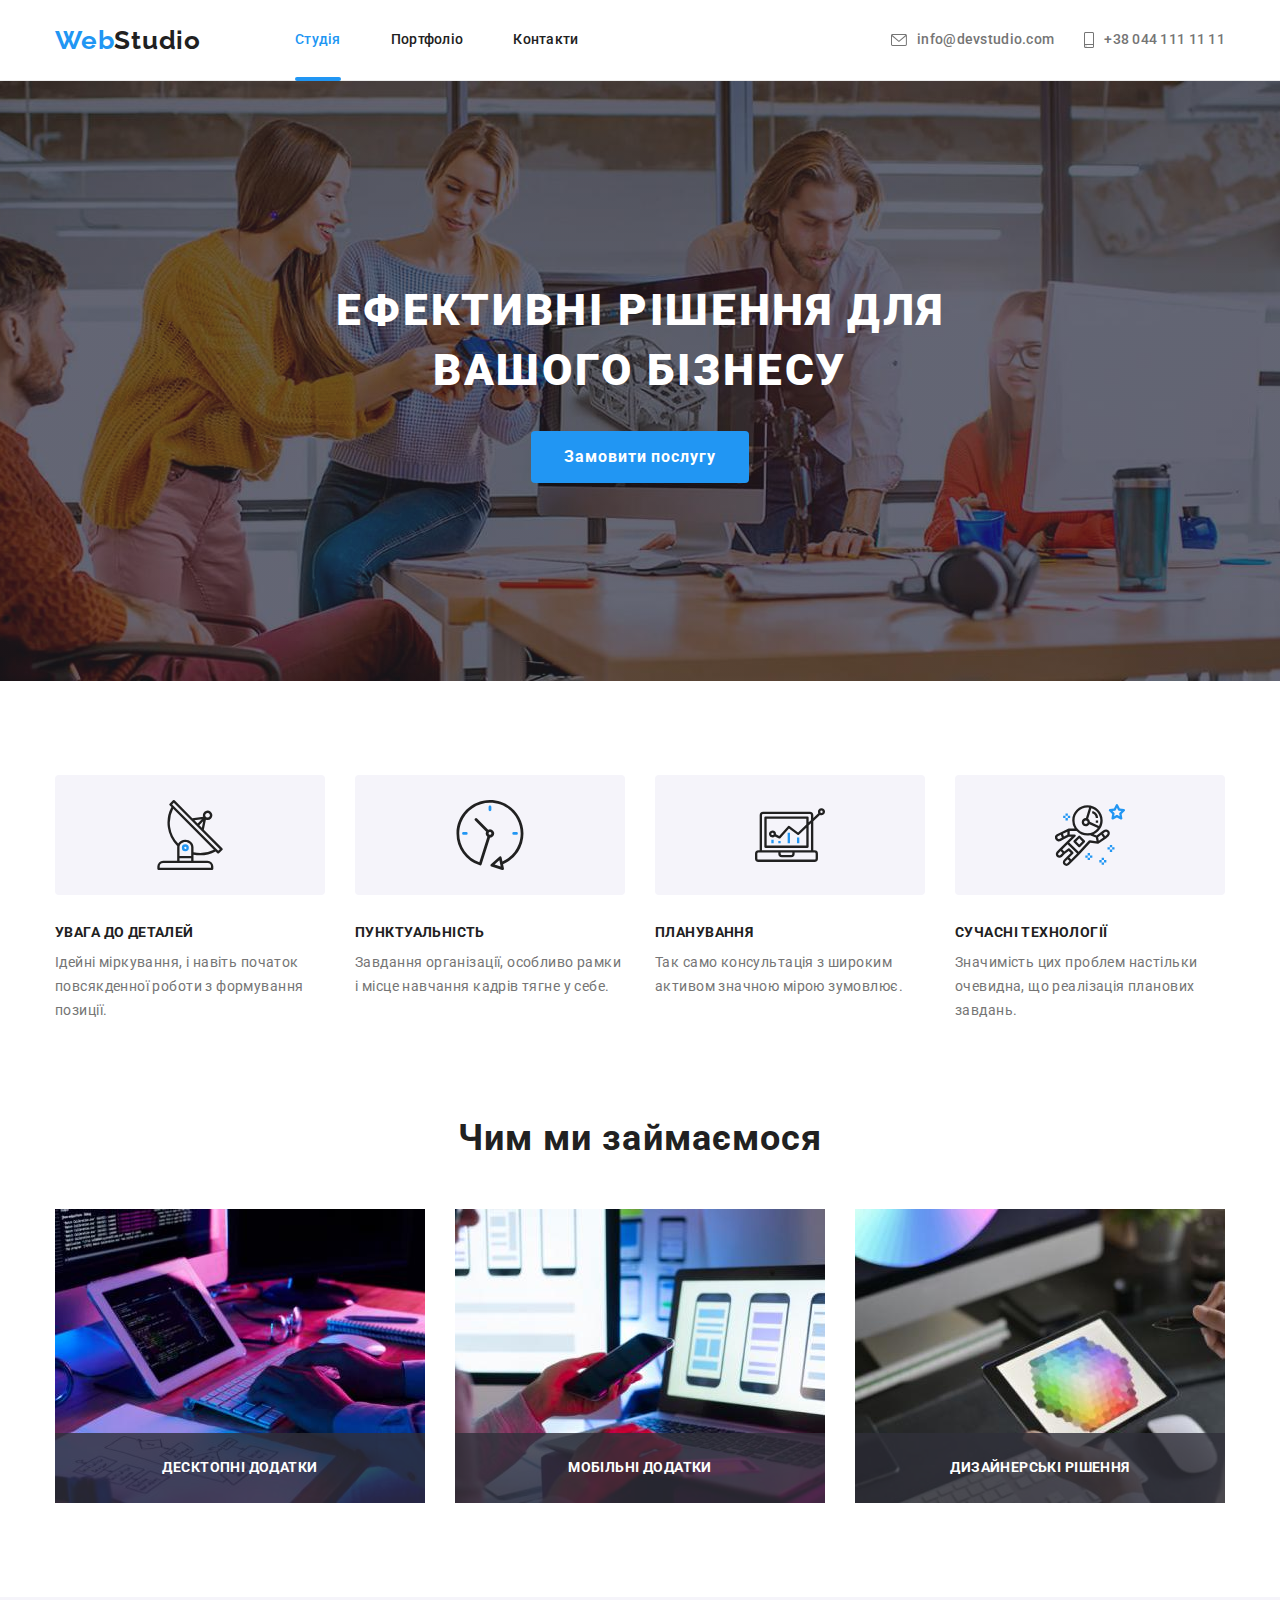
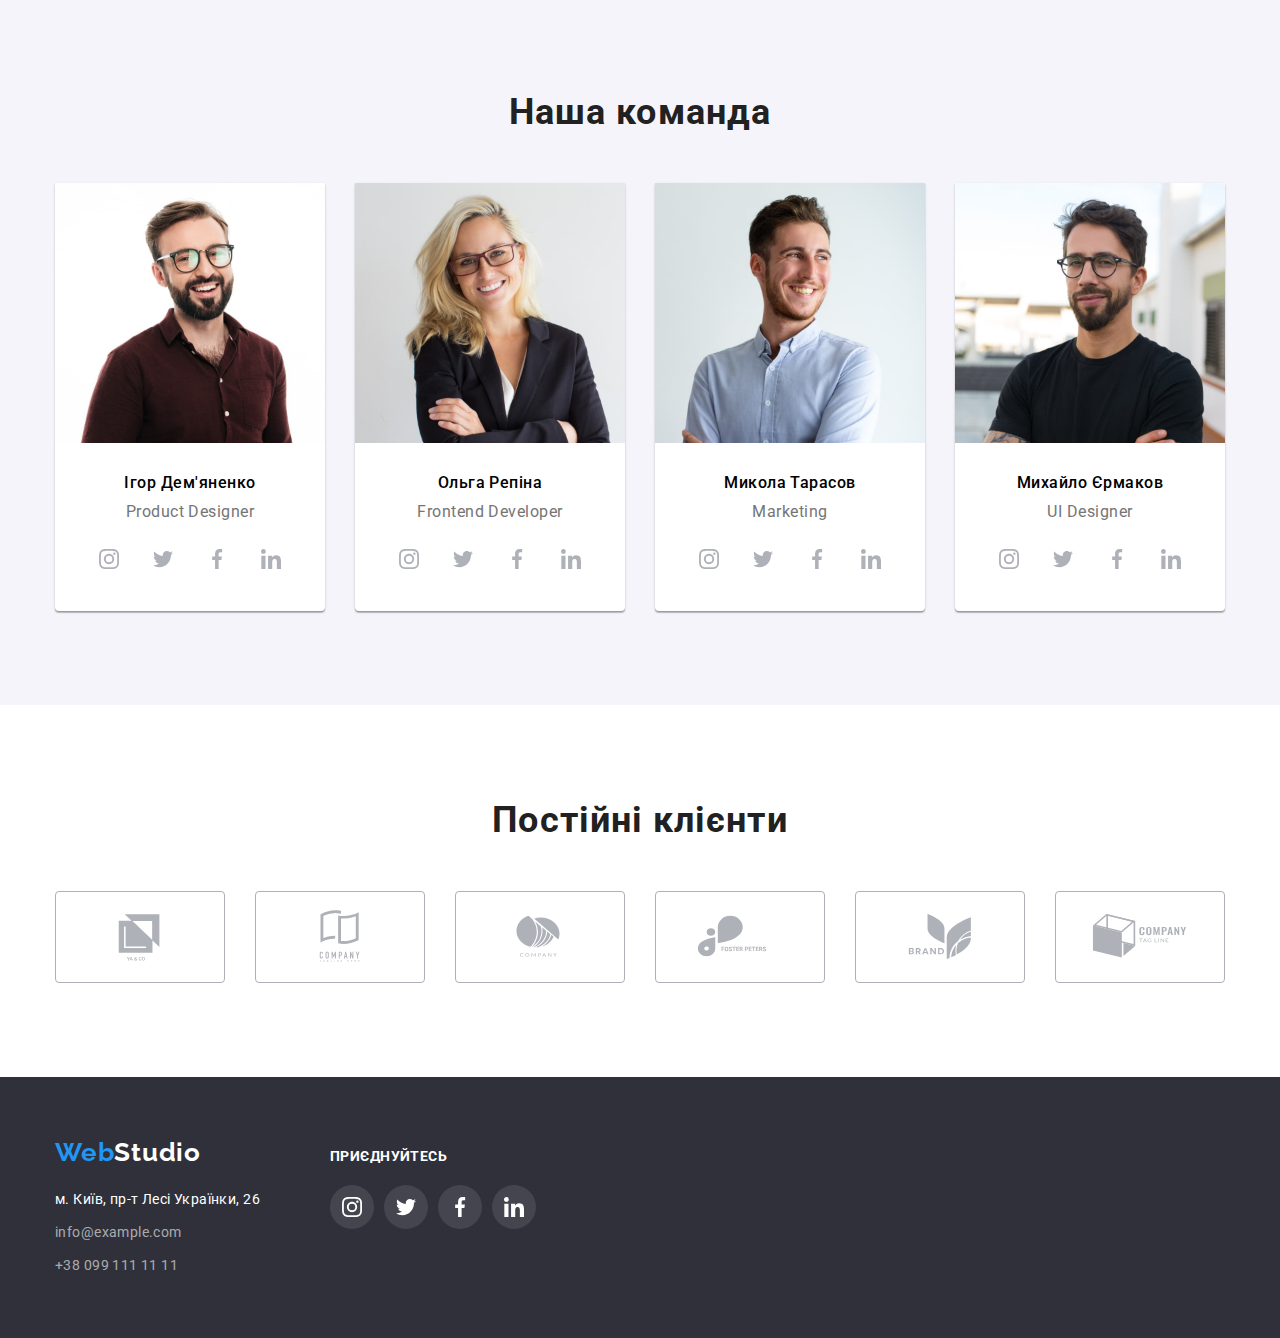
<file: index.html>
<!DOCTYPE html>
<html lang="uk">
<head>
    <meta charset="UTF-8">
    <meta http-equiv="X-UA-Compatible" content="IE=edge">
    <meta name="viewport" content="width=device-width, initial-scale=1.0">
    <title>Document</title>
    <link rel="preconnect" href="https://fonts.googleapis.com">
    <link rel="preconnect" href="https://fonts.gstatic.com" crossorigin>
    <link href="https://fonts.googleapis.com/css2?family=Raleway:wght@700&family=Roboto:wght@400;500;700;900&display=swap" rel="stylesheet">
    <link rel="stylesheet" href="https://cdnjs.cloudflare.com/ajax/libs/modern-normalize/1.1.0/modern-normalize.min.css">
    <link rel="stylesheet" href="./css/styles.css">
</head>

<body>

  <!--header-->
    <header class="page-header">
      <div class="container header">
        <a class="logo link" href="./index.html">Web<span class="logo-word">Studio</span></a>
        <nav class="navigation">          
                 
            <ul class="menu list">
            <li class="menu-item">
              <a class="menu-link active link" href="./index.html">Студія</a>
            </li>
            <li class="menu-item">
              <a class="menu-link link" href="./portfolio.html">Портфоліо</a>
            </li>
            <li class="menu-item">
              <a class="menu-link link" href="#Contacts">Контакти</a>
            </li>
          </ul>
        </nav>
  
        <ul class="contact-header list">
            <li>
                <a class="contact-mail contact-item link" href="mailto:info@devstudio.com">
                    <svg class="contact-mail-icon" width ="16px" height ="12px">
                    <use href="./images/symbol-defs.svg#icon-envelope">
                    </use>
                  </svg>
                  info@devstudio.com</a>
            </li>
            <li>
                <a class="contact-phone-number contact-item link" href="tel:+380441111111">
                  <svg class="contact-phone-icon" width ="10px" height ="16px">
                    <use href="./images/symbol-defs.svg#icon-smartphone">
                    </use>
                  </svg>
                  +38 044 111 11 11</a>
            </li>  
        </ul>
      
      </div>
      </header>

      <!--main-->
      <main>

        <!--section hero-->
        <Section class="hero">
          <div class="container">
                <h1 class="hero-title">Ефективні рішення для вашого бізнесу</h1>
                <button class="modal-btn" data-modal-open type="button">Замовити послугу</button>
          </div>
        </Section>
        
        
        <section class="hidden section">
          <div class="container">
            <h2 class="vissually-hidden">Наші особливості</h2>
            <ul class="hidden-list list">
                <li class="hidden-item">
                  
                  <div class="hidden-picture">
                    <svg class="hidden-icon">
                      <use href="./images/symbol-defs.svg#icon-antenna">
                      </use>
                    </svg>
                  </div>

                    <h3 class="titel">Увага до деталей</h3>                    
                    <p class="about-text">Ідейні міркування, і навіть початок повсякденної роботи з формування позиції.</p>
                </li>
                <li class="hidden-item">
                  
                  <div class="hidden-picture">
                    <svg class="hidden-icon">
                      <use href="./images/symbol-defs.svg#icon-clock">
                      </use>
                    </svg>
                  </div>

                    <h3 class="titel">Пунктуальність</h3>                    
                    <p class="about-text">Завдання організації, особливо рамки і місце навчання кадрів тягне у себе.</p>
                </li>
                <li class="hidden-item">

                  <div class="hidden-picture">
                    <svg class="hidden-icon">
                      <use href="./images/symbol-defs.svg#icon-diagram">
                      </use>
                    </svg>
                  </div>

                    <h3 class="titel">Планування</h3>                   
                    <p class="about-text">Так само консультація з широким активом значною мірою зумовлює.</p>
                </li>
                <li class="hidden-item">

                  <div class="hidden-picture">
                    <svg class="hidden-icon">
                      <use href="./images/symbol-defs.svg#icon-astronaut">
                      </use>
                    </svg>
                  </div>

                    <h3 class="titel">Сучасні технології</h3>                   
                    <p class="about-text">Значимість цих проблем настільки очевидна, що реалізація планових завдань.</p>
                </li>
            </ul>
          </div>  
        </section>

        <!--our work-->
        <section class="work section">
          <div class="container">
                <h2 class="suptitel">Чим ми займаємося</h2>
                <ul class="work-list list">
                  <li class="work-item">
                    <div class="work-item-block">
                    <img
                      src="./images/about/about-img-1.jpg"
                      alt="створення сайту"
                      width="370"
                      height="294"
                    />
                    
                      <p class="work-description">Десктопні додатки</p>
                    
                  </div>
                  </li>
                  <li class="work-item">
                    <div class="work-item-block">
                    <img
                      src="./images/about/about-img-2.jpg"
                      alt="просування сайту"
                      width="370"
                      height="294"
                    />
                    
                      <p class="work-description" >Мобільні додатки</p>
                    
                    </div>
                  </li>
                  <li class="work-item">
                    <div class="work-item-block">
                    <img
                      src="./images/about/about-img-3.jpg"
                      alt="дизайн сайту"
                      width="370"
                      height="294"
                    />
                    
                      <p  class="work-description">Дизайнерські рішення</p>
                    
                    </div>
                  </li>
                </ul>
          </div>      
        </section>

        <!--our team-->
        <section class="team section">
          <div class="container">
            <h2 class="suptitel">Наша команда</h2>
        <ul class="team-list list">
          <li class="team-item">
            <img
              src="./images/team/igor-demyanenko.jpg"
              alt="дизайнер"
              width="270"
              height="260"
            />
            <div class="team-caption">
              <h3 class="titel-team">Ігор Дем'яненко</h3>
              <p class="about-text-team" lang="en">Product Designer</p>

              <div class="team-social">
                <ul class=" team-social-list list">
                  <li class="team-social-item">
                    <a class="link team-link" href="" >
                      <svg class="team-icon">
                        <use href="./images/symbol-defs.svg#icon-instagram">
                        </use>
                      </svg>
                    </a>
                  </li>
                  <li class="team-social-item">
                    <a class="link team-link" href="">
                      <svg class="team-icon">
                        <use href="./images/symbol-defs.svg#icon-twitter">
                        </use>
                      </svg>
                    </a>
                  </li>
                  <li class="team-social-item">
                    <a class="link team-link" href="">
                      <svg class="team-icon">
                        <use href="./images/symbol-defs.svg#icon-facebook">
                        </use>
                      </svg>
                    </a>
                  </li>
                  <li class="team-social-item">
                    <a class="link team-link" href="">
                      <svg class="team-icon">
                        <use href="./images/symbol-defs.svg#icon-linkedin">
                        </use>
                      </svg>
                    </a>
                  </li>
                </ul>
              </div>


            </div>
          </li>
          <li class="team-item">
            <img
              src="./images/team/olga-repina.jpg"
              alt="розробник сайтов"
              width="270"
              height="260"
            />
            <div class="team-caption">
              <h3 class="titel-team">Ольга Репіна</h3>
              <p class="about-text-team" lang="en">Frontend Developer</p>

              <div class="team-social">
                <ul class=" team-social-list list">
                  <li class="team-social-item">
                    <a class="link team-link" href="" >
                      <svg class="team-icon">
                        <use href="./images/symbol-defs.svg#icon-instagram">
                        </use>
                      </svg>
                    </a>
                  </li>
                  <li class="team-social-item">
                    <a class="link team-link" href="">
                      <svg class="team-icon">
                        <use href="./images/symbol-defs.svg#icon-twitter">
                        </use>
                      </svg>
                    </a>
                  </li>
                  <li class="team-social-item">
                    <a class="link team-link" href="">
                      <svg class="team-icon">
                        <use href="./images/symbol-defs.svg#icon-facebook">
                        </use>
                      </svg>
                    </a>
                  </li>
                  <li class="team-social-item">
                    <a class="link team-link" href="">
                      <svg class="team-icon">
                        <use href="./images/symbol-defs.svg#icon-linkedin">
                        </use>
                      </svg>
                    </a>
                  </li>
                </ul>
              </div>


            </div>
          </li>
          <li class="team-item">
            <img
              src="./images/team/nikolay-tarasov.jpg"
              alt="рекламщик"
              width="270"
              height="260"
            />
            <div class="team-caption">
            <h3 class="titel-team">Микола Тарасов</h3>
            <p class="about-text-team" lang="en">Marketing</p>

            <div class="team-social">
              <ul class=" team-social-list list">
                <li class="team-social-item">
                  <a class="link team-link" href="" >
                    <svg class="team-icon">
                      <use href="./images/symbol-defs.svg#icon-instagram">
                      </use>
                    </svg>
                  </a>
                </li>
                <li class="team-social-item">
                  <a class="link team-link" href="">
                    <svg class="team-icon">
                      <use href="./images/symbol-defs.svg#icon-twitter">
                      </use>
                    </svg>
                  </a>
                </li>
                <li class="team-social-item">
                  <a class="link team-link" href="">
                    <svg class="team-icon">
                      <use href="./images/symbol-defs.svg#icon-facebook">
                      </use>
                    </svg>
                  </a>
                </li>
                <li class="team-social-item">
                  <a class="link team-link" href="">
                    <svg class="team-icon">
                      <use href="./images/symbol-defs.svg#icon-linkedin">
                      </use>
                    </svg>
                  </a>
                </li>
              </ul>
            </div>

            </div>
          </li>
          <li class="team-item">
            <img
              src="./images/team/mihail-ermakov.jpg"
              alt="дизайнер"
              width="270"
              height="260"
            />
            <div class="team-caption">
            <h3 class="titel-team">Михайло Єрмаков</h3>
            <p class="about-text-team" lang="en">UI Designer</p>

            <div class="team-social">
              <ul class=" team-social-list list">
                <li class="team-social-item">
                  <a class="link team-link" href="" >
                    <svg class="team-icon">
                      <use href="./images/symbol-defs.svg#icon-instagram">
                      </use>
                    </svg>
                  </a>
                </li>
                <li class="team-social-item">
                  <a class="link team-link" href="">
                    <svg class="team-icon">
                      <use href="./images/symbol-defs.svg#icon-twitter">
                      </use>
                    </svg>
                  </a>
                </li>
                <li class="team-social-item">
                  <a class="link team-link" href="">
                    <svg class="team-icon">
                      <use href="./images/symbol-defs.svg#icon-facebook">
                      </use>
                    </svg>
                  </a>
                </li>
                <li class="team-social-item">
                  <a class="link team-link" href="">
                    <svg class="team-icon">
                      <use href="./images/symbol-defs.svg#icon-linkedin">
                      </use>
                    </svg>
                  </a>
                </li>
              </ul>
            </div>

            </div>
          </li>
        </ul>
        </div>
        </section>

        <section class="clients section">
          <div class="container">
            <h2 class="suptitel">Постійні клієнти</h2>
            <ul class="clients-list list">
              <li class="clients-item">
                <a class="clients-link link" href="">
                  <svg class="clients-logo">
                    <use href="./images/symbol-defs.svg#icon-Logo1">
                    </use>
                  </svg>
                </a>
              </li>
              <li class="clients-item">
                <a class="clients-link link" href="">
                  <svg class="clients-logo">
                    <use href="./images/symbol-defs.svg#icon-Logo2">
                    </use>
                  </svg>
                </a>
              </li>
              <li class="clients-item">
                <a class="clients-link link" href="">
                  <svg class="clients-logo">
                    <use href="./images/symbol-defs.svg#icon-Logo3">
                    </use>
                  </svg>
                </a>
              </li>
              <li class="clients-item">
                <a class="clients-link link" href="">
                  <svg class="clients-logo">
                    <use href="./images/symbol-defs.svg#icon-Logo4">
                    </use>
                  </svg>
                </a>
              </li>
              <li class="clients-item">
                <a class="clients-link link" href="">
                  <svg class="clients-logo">
                    <use href="./images/symbol-defs.svg#icon-Logo5">
                    </use>
                  </svg>
                </a>
              </li>
              <li class="clients-item">
                <a class="clients-link link" href="">
                  <svg class="clients-logo">
                    <use href="./images/symbol-defs.svg#icon-Logo6">
                    </use>
                  </svg>
                </a>
              </li>
            </ul>


          </div>


        </section>
    </main>

    <!--footer-->
    <footer class="page-footer">
      <div class="footer-container container">
        
      <div class="left-part">
      <a class="logo link" href="">Web<span class="logo-word-footer">Studio</span></a>
        <address class="footer-address">
          <ul class="contact-list link list">
            <li class="contact-list-item">
              <a class="contact-list-adress link"
                href="https://goo.gl/maps/PHv1CYp5BCuV5UhP9"
                target="_blank"
                rel="noopener noreferrer"
                >м. Київ, пр-т Лесі Українки, 26</a>
            </li>
            <li class="contact-list-item">
                <a class="contact-list-link link" href="mailto:info@example.com">info@example.com</a>
            </li>
            <li class="contact-list-item">
              <a  class="contact-list-link link" href="tel:+380991111111">+38 099 111 11 11</a>
            </li>
          </ul>
        </address>
        </div>
        
        <div class="footer-social">
        <p class="titel-social">Приєднуйтесь</p>
        <ul class=" footer-social-list list">
          <li class="footer-social-item">
            <a class="link footer-link" href="" >
              <svg class="footer-icon">
                <use href="./images/symbol-defs.svg#icon-instagram">
                </use>
              </svg>
            </a>
          </li>
          <li class="footer-social-item">
            <a class="link footer-link" href="" >
              <svg class="footer-icon">
                <use href="./images/symbol-defs.svg#icon-twitter">
                </use>
              </svg>
            </a>
          </li>
          <li class="footer-social-item">
            <a class="link footer-link" href="" >
              <svg class="footer-icon">
                <use href="./images/symbol-defs.svg#icon-facebook">
                </use>
              </svg>
            </a>
          </li>
          <li class="footer-social-item">
            <a class="link footer-link" href="" >
              <svg class="footer-icon">
                <use href="./images/symbol-defs.svg#icon-linkedin">
                </use>
              </svg>
            </a>
          </li>
        </ul>
        </div>

        </div>
    </footer> 
    <div class="backdrop is-hidden" data-modal>
      <div class="modal">
        <button class="btn-modal-close" data-modal-close>
          <svg class="modal-close-icon" width="18" height="18">
            <use href="./images/symbol-defs.svg#icon-close"></use>
          </svg>
        </button>
      </div>
    </div>

    <script src="./js/modal.js"></script>
</body>
</html>
</file>
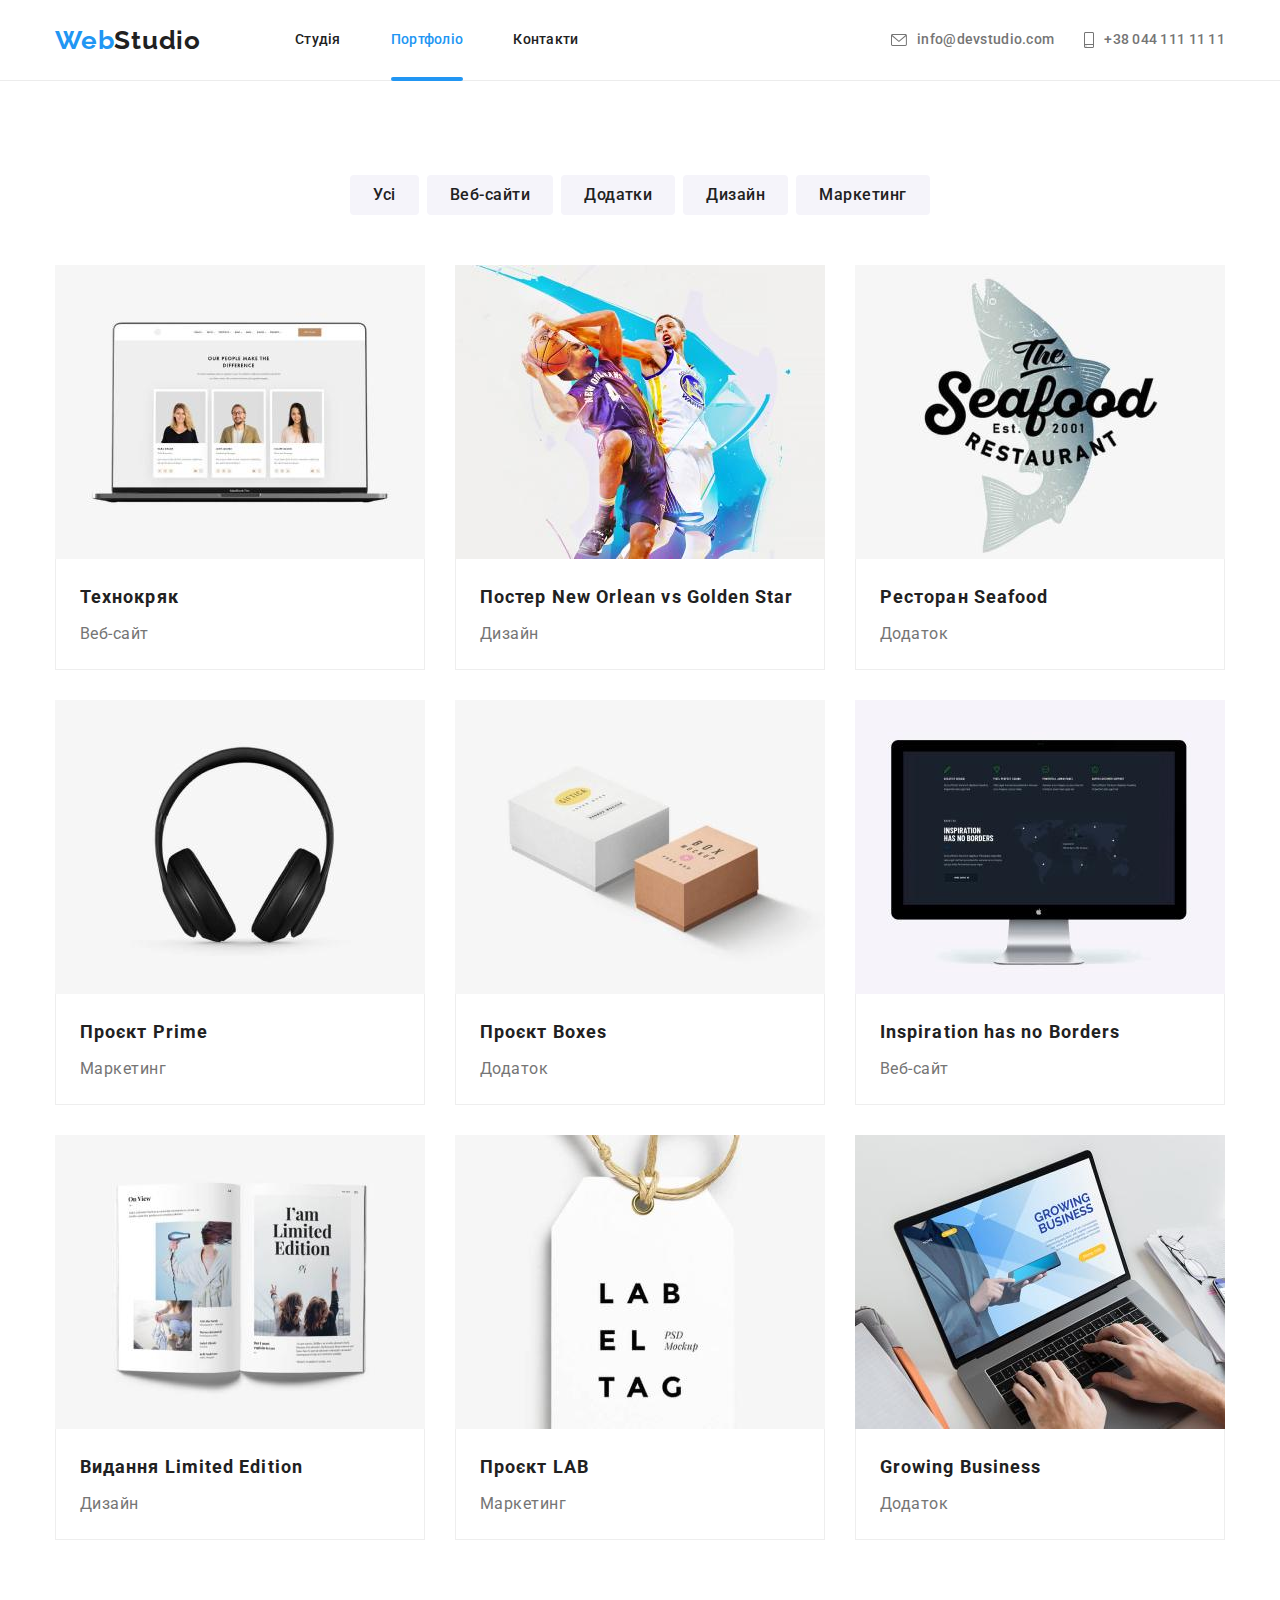
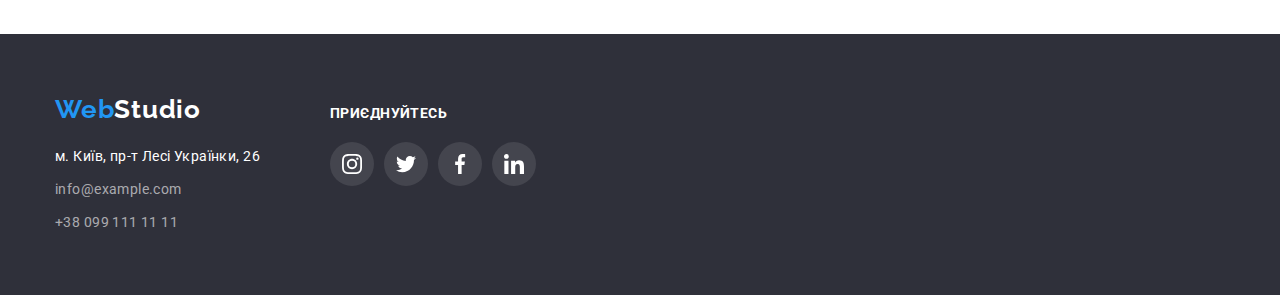
<file: portfolio.html>
<!DOCTYPE html>
<html lang="uk">
  <head>
    <meta charset="UTF-8">
    <meta http-equiv="X-UA-Compatible" content="IE=edge">
    <meta name="viewport" content="width=device-width, initial-scale=1.0">
    <title>Document</title>
    <link rel="preconnect" href="https://fonts.googleapis.com">
    <link rel="preconnect" href="https://fonts.gstatic.com" crossorigin>
    <link href="https://fonts.googleapis.com/css2?family=Raleway:wght@700&family=Roboto:wght@400;500;700;900&display=swap" rel="stylesheet">
    <link rel="stylesheet" href="https://cdnjs.cloudflare.com/ajax/libs/modern-normalize/1.1.0/modern-normalize.min.css">
    <link rel="stylesheet" href="./css/styles.css">
</head>

<body>
  <!--header-->
  <header class="page-header">
    <div class="container header">
      <a class="logo link" href="./index.html">Web<span class="logo-word">Studio</span></a>
      <nav class="navigation">          
               
          <ul class="menu list">
          <li class="menu-item">
            <a class="menu-link link" href="./index.html">Студія</a>
          </li>
          <li class="menu-item">
            <a class="menu-link active link" href="./portfolio.html">Портфоліо</a>
          </li>
          <li class="menu-item">
            <a class="menu-link link" href="#Contacts">Контакти</a>
          </li>
        </ul>
      </nav>

      <ul class="contact-header list">
          <li>
              <a class="contact-mail contact-item link" href="mailto:info@devstudio.com">
                  <svg class="contact-mail-icon" width ="16px" height ="12px">
                  <use href="./images/symbol-defs.svg#icon-envelope">
                  </use>
                </svg>
                info@devstudio.com</a>
          </li>
          <li>
              <a class="contact-phone-number contact-item link" href="tel:+380441111111">
                <svg class="contact-phone-icon" width ="10px" height ="16px">
                  <use href="./images/symbol-defs.svg#icon-smartphone">
                  </use>
                </svg>
                +38 044 111 11 11</a>
          </li>  
      </ul>
    
    </div>
    </header>

  <!--main-->    
  <main>
          <section class="portfolio-works section">
            <div class="container">
              <h2 class="vissually-hidden">Наші проекти</h2>

                  <ul class="btn-portfolio list">
                      <li class="btn-portfolio-item">
                        <button class= "modal-btn-portfolio" type="button">Усі</button>
                      </li>
                      <li class="btn-portfolio-item">
                        <button class= "modal-btn-portfolio" type="button">Веб-сайти</button> 
                      </li>
                      <li class="btn-portfolio-item">
                        <button class= "modal-btn-portfolio" type="button">Додатки</button> 
                      </li>
                      <li class="btn-portfolio-item">
                        <button class= "modal-btn-portfolio" type="button">Дизайн</button> 
                      </li>
                      <li class="btn-portfolio-item">
                        <button class= "modal-btn-portfolio" type="button">Маркетинг</button>  
                      </li>
                  </ul>                             


                  <ul class="portfol-list list">
                      <li class="portfol-list-item">
                        <div class="portfol-list-thumb">
                          <img
                        src="./images/portfolio/portfolio-img-1.jpg"
                        alt="веб-сайт"
                        width="370"
                        height="294"
                        />
                         
                          <p class="portfolio-list-overlay">
                            Ресурс пропонує комплексні пропозиції з різним рівнем функціоналу та сервісів. Все це дозволить відвідувачу отримати вичерпні відомості про компанію чи приватну особу.
                          </p>
                        
                        </div>
                        
                        <div class="portfolio-caption">
                        <h3 class="titel-portfolio">Технокряк</h3>
                        <p class="about-text-portfolio">Веб-сайт</p>
                        </div>
                      </li >
                      <li class="portfol-list-item">
                        <div class="portfol-list-thumb">
                        <img
                        src="./images/portfolio/portfolio-img-2.jpg"
                        alt="баскетболисты"
                        width="370"
                        height="294"
                        />
                        <p class="portfolio-list-overlay">
                          Ресурс пропонує комплексні пропозиції з різним рівнем функціоналу та сервісів. Все це дозволить відвідувачу отримати вичерпні відомості про компанію чи приватну особу.
                        </p>
                      
                      </div>
                        <div class="portfolio-caption">
                        <h3 class="titel-portfolio">Постер<span lang="en"> New Orlean vs Golden Star</span></h3>
                        <p class="about-text-portfolio">Дизайн</p>
                        </div>
                      </li>
                      <li class="portfol-list-item">
                        <div class="portfol-list-thumb">
                        <img
                        src="./images/portfolio/portfolio-img-3.jpg"
                        alt="эмблема"
                        width="370"
                        heig
                        ht="294"
                        />
                        <p class="portfolio-list-overlay">
                          Ресурс пропонує комплексні пропозиції з різним рівнем функціоналу та сервісів. Все це дозволить відвідувачу отримати вичерпні відомості про компанію чи приватну особу.
                        </p>

                      </div>
                        <div class="portfolio-caption">
                        <h3 class="titel-portfolio">Ресторан<span lang="en"> Seafood</span></h3>
                        <p class="about-text-portfolio">Додаток</p>
                        </div>
                      </li>
                      <li class="portfol-list-item">
                        <div class="portfol-list-thumb">
                        <img
                        src="./images/portfolio/portfolio-img-4.jpg"
                        alt="наушники"
                        width="370"
                        height="294"
                        />
                        <p class="portfolio-list-overlay">
                          Ресурс пропонує комплексні пропозиції з різним рівнем функціоналу та сервісів. Все це дозволить відвідувачу отримати вичерпні відомості про компанію чи приватну особу.
                        </p>
                      </div>

                        <div class="portfolio-caption">
                        <h3 class="titel-portfolio">Проєкт <span lang="en">Prime</span></h3>
                        <p class="about-text-portfolio">Маркетинг</p>
                        </div>
                      </li>
                      <li class="portfol-list-item">
                        <div class="portfol-list-thumb">
                        <img
                        src="./images/portfolio/portfolio-img-5.jpg"
                        alt="коробки"
                        width="370"
                        height="294"
                        />
                        <p class="portfolio-list-overlay">
                          Ресурс пропонує комплексні пропозиції з різним рівнем функціоналу та сервісів. Все це дозволить відвідувачу отримати вичерпні відомості про компанію чи приватну особу.
                        </p>
                      </div>

                        <div class="portfolio-caption">
                        <h3 class="titel-portfolio">Проєкт <span lang="en">Boxes</span></h3>
                        <p class="about-text-portfolio">Додаток</p>
                        </div>
                      </li>
                      <li class="portfol-list-item">
                        <div class="portfol-list-thumb">
                        <img
                        src="./images/portfolio/portfolio-img-6.jpg"
                        alt="монитор"
                        width="370"
                        height="294"
                        />
                        <p class="portfolio-list-overlay">
                          Ресурс пропонує комплексні пропозиції з різним рівнем функціоналу та сервісів. Все це дозволить відвідувачу отримати вичерпні відомості про компанію чи приватну особу.
                        </p>
                      </div>

                        <div class="portfolio-caption">
                        <h3  class="titel-portfolio" lang="en">Inspiration has no Borders</h3>
                        <p class="about-text-portfolio">Веб-сайт</p>
                        </div>
                      </li>
                      <li class="portfol-list-item">
                        <div class="portfol-list-thumb">
                        <img
                        src="./images/portfolio/portfolio-img-7.jpg"
                        alt="книга"
                        width="370"
                        height="294"
                        />
                        <p class="portfolio-list-overlay">
                          Ресурс пропонує комплексні пропозиції з різним рівнем функціоналу та сервісів. Все це дозволить відвідувачу отримати вичерпні відомості про компанію чи приватну особу.
                        </p>
                      </div>

                        <div class="portfolio-caption">
                        <h3 class="titel-portfolio">Видання <span lang="en">Limited Edition</span></h3>
                        <p class="about-text-portfolio">Дизайн</p>
                        </div>
                      </li>
                      <li class="portfol-list-item">
                        <div class="portfol-list-thumb">
                        <img
                        src="./images/portfolio/portfolio-img-8.jpg"
                        alt="бирка"
                        width="370"
                        height="294"
                        />
                        <p class="portfolio-list-overlay">
                          Ресурс пропонує комплексні пропозиції з різним рівнем функціоналу та сервісів. Все це дозволить відвідувачу отримати вичерпні відомості про компанію чи приватну особу.
                        </p>
                      </div>

                        <div class="portfolio-caption">
                        <h3 class="titel-portfolio">Проєкт <span lang="en">LAB</span></h3>
                        <p class="about-text-portfolio">Маркетинг</p>
                        </div>
                      </li>
                      <li class="portfol-list-item">
                        <div class="portfol-list-thumb">
                        <img
                        src="./images/portfolio/portfolio-img-9.jpg"
                        alt="ноутбук"
                        width="370"
                        height="294"
                        />
                        <p class="portfolio-list-overlay">
                          Ресурс пропонує комплексні пропозиції з різним рівнем функціоналу та сервісів. Все це дозволить відвідувачу отримати вичерпні відомості про компанію чи приватну особу.
                        </p>
                      </div>

                        <div class="portfolio-caption">
                        <h3  class="titel-portfolio" lang="en">Growing Business</h3>
                        <p class="about-text-portfolio">Додаток</p>
                        </div>
                      </li>
                  </ul>
            </div>     
          </section>
      </main>


      <footer class="page-footer">
        <div class="footer-container container">
          
        <div class="left-part">
        <a class="logo link" href="">Web<span class="logo-word-footer">Studio</span></a>
          <address class="footer-address">
            <ul class="contact-list link list">
              <li class="contact-list-item">
                <a class="contact-list-adress link"
                  href="https://goo.gl/maps/PHv1CYp5BCuV5UhP9"
                  target="_blank"
                  rel="noopener noreferrer"
                  >м. Київ, пр-т Лесі Українки, 26</a>
              </li>
              <li class="contact-list-item">
                  <a class="contact-list-link link" href="mailto:info@example.com">info@example.com</a>
              </li>
              <li class="contact-list-item">
                <a  class="contact-list-link link" href="tel:+380991111111">+38 099 111 11 11</a>
              </li>
            </ul>
          </address>
          </div>
          
          <div class="footer-social">
          <p class="titel-social">Приєднуйтесь</p>
          <ul class=" footer-social-list list">
            <li class="footer-social-item">
              <a class="link footer-link" href="" >
                <svg class="footer-icon">
                  <use href="./images/symbol-defs.svg#icon-instagram">
                  </use>
                </svg>
              </a>
            </li>
            <li class="footer-social-item">
              <a class="link footer-link" href="" >
                <svg class="footer-icon">
                  <use href="./images/symbol-defs.svg#icon-twitter">
                  </use>
                </svg>
              </a>
            </li>
            <li class="footer-social-item">
              <a class="link footer-link" href="" >
                <svg class="footer-icon">
                  <use href="./images/symbol-defs.svg#icon-facebook">
                  </use>
                </svg>
              </a>
            </li>
            <li class="footer-social-item">
              <a class="link footer-link" href="" >
                <svg class="footer-icon">
                  <use href="./images/symbol-defs.svg#icon-linkedin">
                  </use>
                </svg>
              </a>
            </li>
          </ul>
          </div>
  
          </div>
      </footer>
</body>
</html>
</file>
<file: css/styles.css>
*,
*::before,
*::after {
  box-sizing: border-box;
}

:root {
    --primary-font-family: 'Roboto', sans-serif;
    --secondary-font-family: 'Raleway', sans-serif;
    --primary-color: #212121;
    --secondary-color:  #757575;
    --accent-color: #2196F3;
    --primary-white-color: #FFFFFF;

}
.link {
    text-decoration: none;
  }
  
  .list {
    list-style: none;
  }

  body {
    font-family: var(--primary-font-family);
    background-color: #FFFFFF;

  }

  .container {
    width: 1200px;
    padding-left: 15px;
    padding-right: 15px;
    margin-left: auto;
    margin-right: auto;

  }

  h1, h2, h3, p, ul {
    margin: 0;
    padding: 0;
    
  }
  .section {
    padding-top: 94px;
    padding-bottom: 94px;
  }

  img {
    display: block;
    max-width: 100%;
    height: auto;
  }
  /* ============= COMPONENTS ============= */
  .titel{
    font-weight: 700;
    font-size: 14px;
    line-height:1.14;
    letter-spacing: 0.03em;
    text-transform: uppercase;
    color: var(--primary-color);
   
  }
  .about-text {
    font-weight: 400;
    font-size: 14px;
    line-height: 1.71;  
    letter-spacing: 0.03em;
    color: var(--secondary-color);
  }

  .suptitel {
    font-weight: 700;
    font-size: 36px;
    line-height: 1.17;
    text-align: center;
    letter-spacing: 0.03em;
    color: var(--primary-color);
    
  }
  .vissually-hidden {
    position: absolute;
    white-space: nowrap;
    width: 1px;
    height: 1px;
    overflow: hidden;
    border: 0;
    padding: 0;
    clip: rect(0 0 0 0);
    clip-path: inset(50%);
    margin: 1px;

  }
  /* ============= COMPONENTS ============= */
  /* ============= HEADER ============= */
  .page-header {
    border-bottom: 1px solid #ECECEC;
  }
  
  .header {
    display: flex;
    align-items: center;
  }

  .logo {
    display: inline-block;
    padding-top: 24px;
    padding-bottom: 24px;
    margin-right: 94px;
    font-family: var(--secondary-font-family);
    font-weight: 700;
    font-size: 26px;
    line-height: 1.19;  
    letter-spacing: 0.03em;
    color:var(--accent-color);
  }
  .logo-word {
    color: var(--primary-color);
  }

  .menu {
    display: flex;
      }

  .menu .menu-item:not(:last-child) {
    margin-right: 50px;
  }
  
  
  .menu-link {
    position: relative;
    display: block;
    padding-top: 32px;
    padding-bottom: 32px;

    font-weight: 500;
    font-size: 14px;
    line-height: 1.14;
    letter-spacing: 0.02em;
    color: var(--primary-color);

    transition: color 250ms cubic-bezier(0.4, 0, 0.2, 1);
  }
  .menu-link:hover,
  .menu-link:focus {
    color: var(--accent-color);
  }

  .contact-header {
    display: flex;
    margin-left: auto;
  }

  .contact-item {
    display: block;
    padding-top: 32px;
    padding-bottom: 32px;
    margin-right: 30px;
  }

  
  .contact-mail {
    display: inline-flex;
    align-items: center;
    gap: 10px;

    font-weight: 500;
    font-size: 14px;
    line-height: 1.14;
    letter-spacing: 0.02em;
    color: var(--secondary-color);

    transition: color 250ms cubic-bezier(0.4, 0, 0.2, 1);
  }
  .contact-mail:hover,
  .contact-mail:focus {
    color: var(--accent-color);  
  }

  .contact-mail-icon {
    fill: currentColor;
  }

  .contact-phone-number {
    display: inline-flex;
    align-items: center;
    gap: 10px;
    margin-right: 0;

    font-weight: 500;
    font-size: 14px;
    line-height: 1.14;
    letter-spacing: 0.02em;
    color: var(--secondary-color); 

    transition: color 250ms cubic-bezier(0.4, 0, 0.2, 1);
  }
  .contact-phone-number:hover,
  .contact-phone-number:focus {
  color: var(--accent-color);
  }

  .contact-phone-icon {
    fill: currentColor;
  }

  .active {
    color: var(--accent-color); 
  } 
  .active::after {
    content: '';

    position: absolute;
    left: 0;
    bottom: -1px;

    display: block;

    width: 100%;
    height: 4px;
    border-radius: 2px;
    background-color: var(--accent-color);
    
  }
  /* ============= HEADER ============= */
  
  

  /* ============= HERO ============= */


  .hero {
    
    height: 600px;
    max-width: 1600px;
    margin-left: auto;
    margin-right: auto;
    padding-top: 200px;
    padding-bottom: 200px;
    background-image: linear-gradient( rgba(47, 48, 58, 0.4), rgba(47, 48, 58, 0.4)),
    url(../images/background.jpg);
    background-size: cover;
    background-position: center;

  }

  .hero-title {
    max-width: 696px;
    margin: 0 auto 30px;

    font-weight: 900;
    font-size: 44px;
    line-height: 1.36;
    text-align: center;
    letter-spacing: 0.06em;  
    text-transform: uppercase;

    color: var(--primary-white-color);
  }
  .modal-btn {
    display: inline-block;
    border-radius: 4px;
    padding: 10px 32px;
    border: 1px solid transparent;
    margin: auto;

    font-family: var(--primary-font-family);
    font-weight: 700;
    font-size: 16px;
    line-height: 1.88;
    display: flex;
    align-items: center;
    text-align: center;
    letter-spacing: 0.06em;
    cursor: pointer;

    background-color: var(--accent-color);
    color: var(--primary-white-color);

    transition: background-color 250ms cubic-bezier(0.4, 0, 0.2, 1);
    
  }

  .modal-btn:hover,
  .modal-btn:focus {
    background-color:#188CE8;
    font-family: var(--primary-font-family);
  
  }

  
 

  /* ============= HIDDEN ============= */
  .hidden {
    padding-bottom: 0;
  }
 .hidden-list {
    display: flex;
  }
  .hidden-list h3 {
    margin-bottom: 10px;
  }
  .hidden-list .hidden-item:not(:last-child) {
    margin-right: 30px;

  }
  
  .hidden-item {
    flex-basis: calc((100%-90px)/4);
  }
  .hidden-picture {
    /*outline: 1px solid red;*/
    display: block;
    height: 120px;
    margin-top: 0px;
    margin-bottom: 30px;
    background-color: #F5F4FA;
    border-radius: 4px;
    align-items: center;
  }

  .hidden-icon {
    width: 70px;
    height: 70px;
    margin-top: 0px;
    margin:25px 100px;
    }

  /*============== WORK ==============*/
 .work h2 {
  margin-bottom: 50px;
 }
 .work-list {
  display: flex;
  justify-content: space-between;
 }

.work-item-block {
  position: relative;
}

.work-description {
  position: absolute;
  bottom: 0;
  left: 0;
  width: 100%;
  
  padding-top: 27px;
  padding-bottom: 27px;

  font-family: 'Roboto';
  font-style: normal;
  font-weight: 700;
  font-size: 14px;
  line-height: 1.14;
  text-align: center;
  letter-spacing: 0.03em;
  text-transform: uppercase;

  background: rgba(47, 48, 58, 0.8);
  color: var(--primary-white-color);

}

  /*============= TEAM ===============*/
    .team {
      background-color: #F5F4FA;
    }
    .team h2 {
      margin-bottom: 50px;

    }
    .team-item {
      background-color: var(--primary-white-color);
      box-shadow: 0px 1px 3px rgba(0, 0, 0, 0.12), 0px 1px 1px rgba(0, 0, 0, 0.14), 0px 2px 1px rgba(0, 0, 0, 0.2);
      border-radius: 0px 0px 4px 4px;

    }
    .titel-team {
    font-style: normal;
    font-weight: 500;
    font-size: 16px;
    line-height: 1.19;
    text-align: center;
    letter-spacing: 0.03em;
    }
    .about-text-team {
    font-style: normal;
    font-weight: 400;
    font-size: 16px;
    line-height: 1.19;
    text-align: center;
    letter-spacing: 0.03em;
    color: var(--secondary-color);
    }
    .team-list {
      display: flex;
    }
    .team-list .team-item:not(:last-child) {
      margin-right: 30px;
    }

    .team-caption {
      padding-top: 30px;
      padding-bottom: 30px;
      
      
    }
    .team-caption h3 {
      margin-bottom: 10px;
    }

    .team-caption p {
      margin-bottom: 16px;
    }
    
    .team-social {
      /*outline: 1px solid red;*/
      margin-left: 32px;
      margin-right: 32px;
    }

    .team-social-list {
      display: flex;
    }
    .team-social-item {
      width: 44px;
      height: 44px;
    }

    .team-link {
      display: block;
      width: 100%;
      height: 100%;
      padding: 12px;
      border-radius: 50%;
     
      transition: background-color 250ms cubic-bezier(0.4, 0, 0.2, 1);
    }

    .team-link:hover,
    .team-link:focus {
      background-color: var(--accent-color);
    }


    .team-social-list .team-social-item:not(:last-child) {
      margin-right: 10px;
    }
    

    .team-icon {
      width: 20px;
      height: 20px;
      fill: #AFB1B8;
    }

    .team-link .team-icon {
      transition: fill 250ms cubic-bezier(0.4, 0, 0.2, 1);
      }

    .team-link:hover .team-icon,
    .team-link:focus .team-icon
    {
      fill: var(--primary-white-color);
    }



  /*==============CLIENTS===============*/
 
  .container h2 {
    margin-bottom: 50px;
  }
  .clients-list {
    display: flex;
    gap: 30px;
    align-items: center;
  }

  .clients-item {
    width: 170px;
    height: 92px;
  }

  .clients-link {
    display: flex;
    width: 100%;
    height: 100%;
    border: 1px solid #AFB1B8;
    border-radius: 4px;

    transition: border 250ms cubic-bezier(0.4, 0, 0.2, 1);
  }
  .clients-link:hover,
  .clients-link:focus {
    border: 1px solid var(--accent-color);
    cursor: pointer;
  }

  .clients-logo {
    width: 106px;
    height: 60px;
    margin: auto auto;
    align-content: center;
    fill: #AFB1B8;
  }

  .clients-link .clients-logo {
    transition: fill 250ms cubic-bezier(0.4, 0, 0.2, 1)
  }

  .clients-link:hover .clients-logo,
  .clients-link:focus .clients-logo {
    fill:var(--accent-color);
  }


  /* =============  FOOTER ============= */
    .page-footer{
      background-color: #2F303A;

    }
  .logo-word-footer {
      
      color: var(--primary-white-color);
      
    }

    .contact-list-adress{
      font-family: 'Roboto';
      font-style: normal;
      font-weight: 400;
      font-size: 14px;
      line-height: 1.71;
      letter-spacing: 0.03em;
      color: var(--primary-white-color)
    }
    .contact-list-link {
        font-weight: 400;
        font-style: normal;
        font-size: 14px;
        line-height: 1.71;
        letter-spacing: 0.03em;
        
        color: rgba(255, 255, 255, 0.6);
    }
  
  .footer-container {
    display: flex;
    align-items: baseline;

  }
  .page-footer {
    padding-top: 60px;
    padding-bottom: 60px;
  }
  .page-footer .logo {
    padding: 0;
    margin-right: 0;
    margin-bottom: 20px;
  }
  .contact-list-item {
    display: block;
  }
  .contact-list-item:not(:last-child) {
    margin-bottom: 9px;
  }

  .footer-social {
    margin-left: 70px;

  }
  .titel-social{
    font-family: 'Roboto';
    font-style: normal;
    font-weight: 700;
    font-size: 14px;
    line-height: 1.14;
    letter-spacing: 0.03em;
    text-transform: uppercase;
    color: var(--primary-white-color);
    margin-bottom: 20px;

  }
  .footer-social-list {
    display: flex;
    margin: auto auto;
    align-content: center;
    gap:10px;
  }
  .footer-social-item {
    width: 44px;
    height: 44px;
  }

  .footer-link{
    display: block;
    width: 100%;
    height: 100%;
    padding: 12px;
    border-radius: 50%;
    background-color: rgba(255, 255, 255, 0.1);

    transition: background-color 250ms cubic-bezier(0.4, 0, 0.2, 1);

  }

  .footer-link:hover,
  .footer-link:focus {
    background-color:var(--accent-color);
  }
  .footer-icon{
    width: 20px;
    height: 20px;
    fill: var(--primary-white-color);
  }

  /*===============MODAL==============*/

  .backdrop {
    position: fixed;
    width: 100%;
    height: 100%;
    top: 0;
    left: 0;
    background: rgba(0, 0, 0, 0.2);
    z-index: 100;

    opacity: 1;

    transition: opacity 250ms cubic-bezier(0.4, 0, 0.2, 1),
    visibility 250ms cubic-bezier(0.4, 0, 0.2, 1);
  }

  .is-hidden {
    visibility: hidden;
    opacity: 0;
    pointer-events:none;

  }

  .backdrop.is-hidden .modal {
    transform: translate(-50%, -50%) scale(1.3);
    opacity: 0;
  }

  .modal {
    position: absolute;
    top: 50%;
    left: 50%;
    transform: translate(-50%, -50%) scale(1);
    opacity: 1;
    
    width: 528px;
    height: 581px;
    background-color: var(--primary-white-color);

    transition: transform 250ms cubic-bezier(0.4, 0, 0.2, 1),
    opacity 250ms cubic-bezier(0.4, 0, 0.2, 1);

  }
  
  .btn-modal-close {
    position: absolute;
    top: 8px;
    right: 8px;

    display: flex;
    justify-content: center;
    align-items: center;
    padding: 0cm;
    width: 30px;
    height: 30px;
    padding: 0;
    
    border: 1px solid rgba(0, 0, 0, 0.1);
    border-radius: 50%;
    background-color: transparent;

  }


  /*=============PORTFOLIO============*/
  .btn-portfolio {
    display: flex;
    margin-bottom: 50px;
    justify-content: center;
    gap: 8px;
    
  }

  

  .modal-btn-portfolio {
    display: inline-block;
    border-radius: 4px;
    padding: 6px 22px;
    border: 1px solid transparent;
    margin: auto;

    font-family: var(--primary-font-family);
    font-weight: 500;
    font-size: 16px;
    line-height: 1.63;  
    text-align: center;
    letter-spacing: 0.03em;
    cursor: pointer;
    color: var(--primary-color);
    font-family: var(--primary-font-family);
    background-color: #F5F4FA;

    transition: background-color 250ms cubic-bezier(0.4, 0, 0.2, 1),
    color 250ms cubic-bezier(0.4, 0, 0.2, 1),
    box-shadow 250ms cubic-bezier(0.4, 0, 0.2, 1);

  }
  .modal-btn-portfolio:hover,
  .modal-btn-portfolio:focus {
    background-color: var(--accent-color);
    color: var(--primary-white-color);
    box-shadow: 0px 3px 1px rgba(0, 0, 0, 0.1), 0px 1px 2px rgba(0, 0, 0, 0.08), 0px 2px 2px rgba(0, 0, 0, 0.12);
      }

  .titel-portfolio {
    font-style: normal;
    font-weight: 700;
    font-size: 18px;
    line-height: 2;
    letter-spacing: 0.06em;
    color: var(--primary-color);

  }
  .about-text-portfolio {
    font-style: normal;
    font-weight: 400;
    font-size: 16px;
    line-height: 1.88;
    letter-spacing: 0.03em;
    color: var(--secondary-color);
  }
  
  .portfol-list {
    display: flex;
    flex-wrap: wrap;
    gap: 30px;
  }

  .portfol-list-item {
    width: 370px;
    
    transition: box-shadow 250ms cubic-bezier(0.4, 0, 0.2, 1);
  }

  .portfol-list-item:hover {
    box-shadow: 0px 1px 1px rgba(0, 0, 0, 0.12), 0px 4px 4px rgba(0, 0, 0, 0.06), 1px 4px 6px rgba(0, 0, 0, 0.16);
      }
   

  .portfolio-caption {
    padding: 20px 24px;
    border: 1px solid #eeeeee;
    border-top: none;
    width: 370px;
  }
  .portfolio-caption h3 {
    margin-bottom: 4px;
  }

  .portfol-list-thumb {
    position: relative;
    overflow: hidden;
  }

  .portfolio-list-overlay {
    position: absolute;
    top: 0;
    left: 0;
    width: 100%;
    padding: 63px 24px;
    
    background: rgba(33, 150, 243, 0.9);
    font-family: 'Roboto';
    font-style: normal;
    font-weight: 400;
    font-size: 18px;
    line-height: 1.56;
    letter-spacing: 0.03em;

    color: var(--primary-white-color);

    transform: translateY(100%);

    transition: transform 250ms cubic-bezier(0.4, 0, 0.2, 1);
  
  }

  .portfol-list-item:hover .portfolio-list-overlay {
    transform: translateY(0);
  }
</file>
